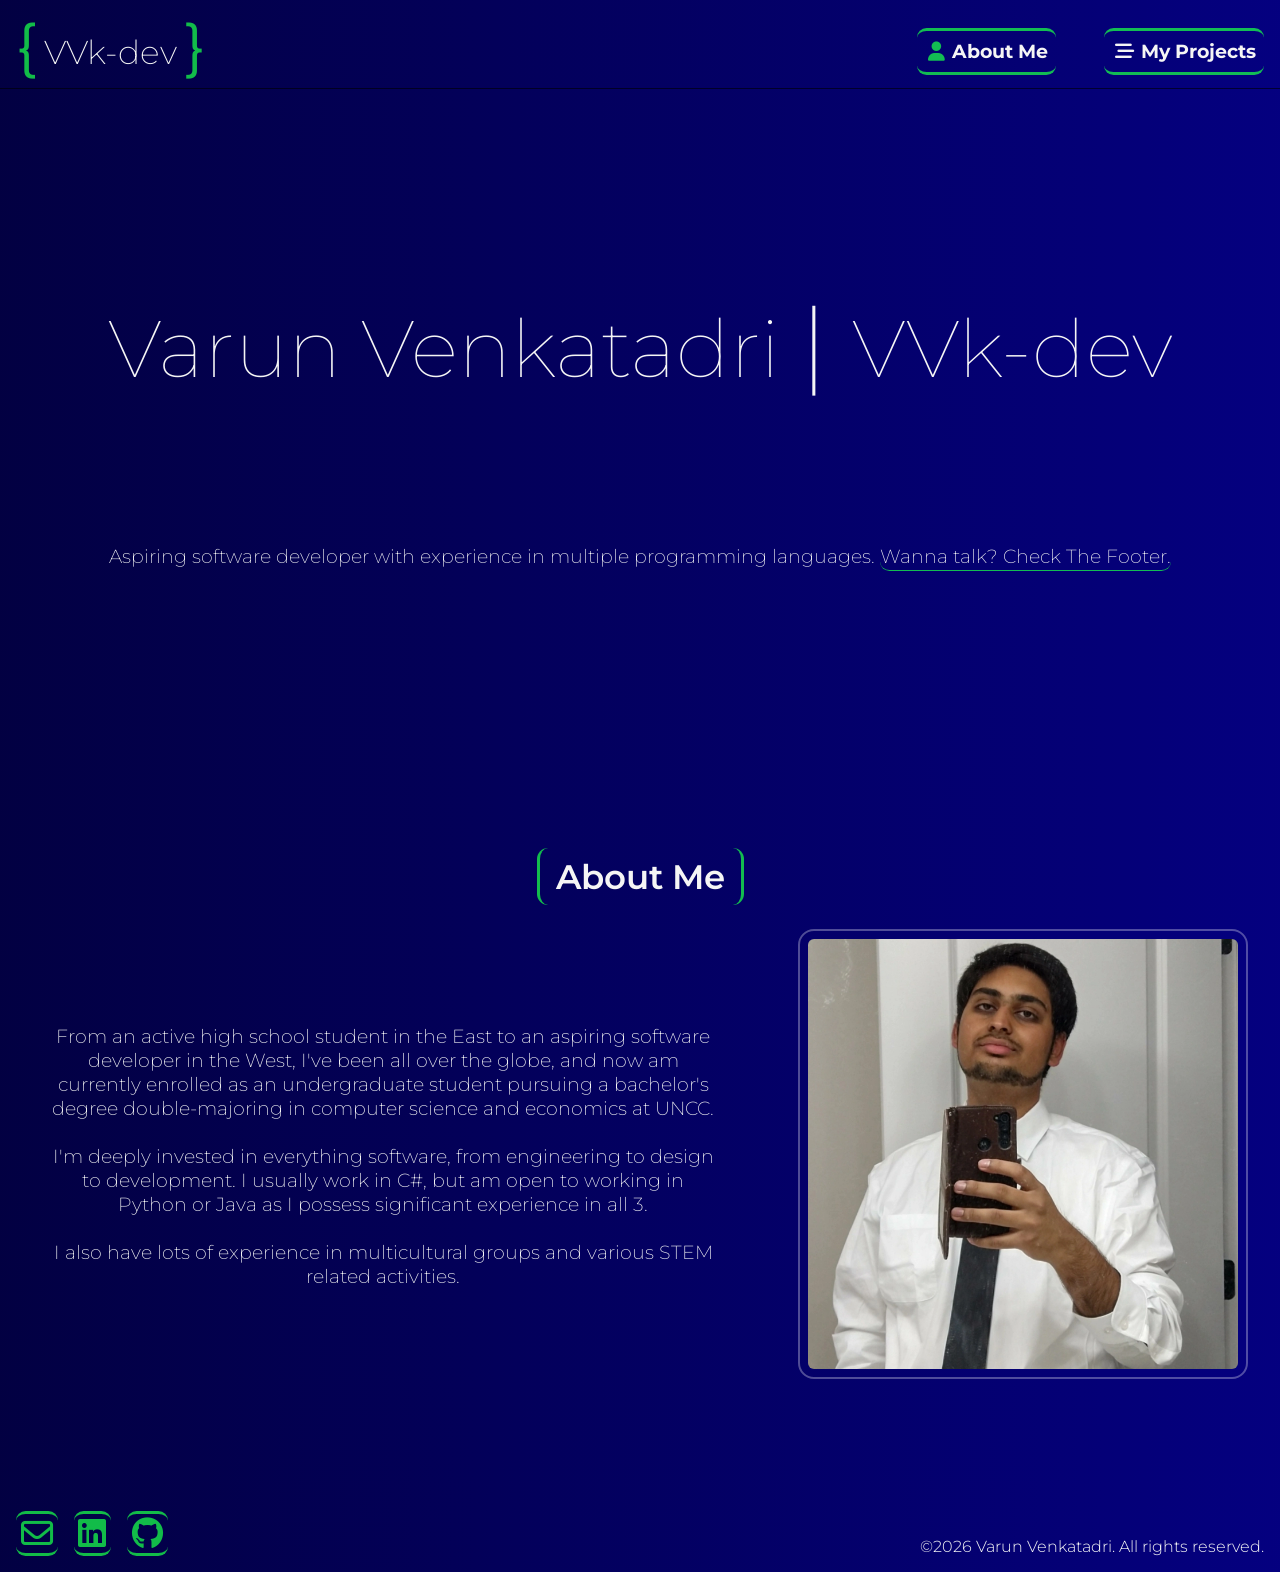
<file: index.html>
<!DOCTYPE html>
<html lang="en-US">
<head>
    
    <meta charset="UTF-8">

    <meta name="viewport" content="width=device-width, initial-scale=1.0">
    
    <meta name="author" content="VVk-dev">

    <title>Varun Venk</title>

    <meta name="description" content="Varun Venk AKA Varun Venkatadri AKA VVk-dev's porfolio.">    

    <meta name="keywords" content="portfolio, projects">

    <link rel="icon" type="image/x-icon" href="Images/Logo_NEW-removebg-preview.png">

    <meta name="referrer" content="no-referrer">

    <link rel="preconnect" href="https://fonts.googleapis.com">
    <link rel="preconnect" href="https://fonts.gstatic.com" crossorigin>
    <link href="https://fonts.googleapis.com/css2?family=Montserrat:ital,wght@0,100..900;1,100..900&family=Open+Sans:ital,wght@0,300..800;1,300..800&family=Oswald:wght@200..700&display=swap" rel="stylesheet">

    <link rel="stylesheet" href="https://cdnjs.cloudflare.com/ajax/libs/font-awesome/6.2.1/css/all.min.css">
    <link rel="stylesheet" href="CSS/common.css">
    <link rel="stylesheet" href="CSS/index.css">

</head>
<body>
    
    <header>

        <div class="body-header-nameplate text-no-wrap">

            <!-- Nameplate -->

            <h1>{</h1> <h1>VVk-dev</h1> <h1>}</h1>

        </div>

        <!-- Navigation bar -->

        <ul class="body-header-nav-bar text-no-wrap">

            <li>

                <a href="index.html" class="nav-bar-link text-third-party-font"> <!-- about page -->

                    <div class="nav-bar-button">

                        <i id="about-logo" class="fa-solid fa-user"></i>
                        <span> <b> About Me </b> </span>

                    </div>

                </a>

            </li>

            <li>

                <a href="projects.html" class="nav-bar-link text-third-party-font"> <!-- projects page -->

                    <div class="nav-bar-button">

                        <i id="projects-logo" class="fa-solid fa-bars-staggered"></i>
                        <span> <b> My Projects </b> </span>

                    </div>

                </a>

            </li>

        </ul>

    </header>

    <main>

        <article class="hero">
            
            <h1 class="hero-title text-third-party-font">Varun Venkatadri <span class="hero-title-pipe">| </span> <span class="text-no-wrap"> VVk-dev</span></h1>

            <h3 class="hero-summary">Aspiring software developer with experience in multiple programming languages. <a href="#left-footer"> Wanna talk? Check The Footer.</a></h3>

        </article>

        <article class="about">

            <header class="about-header"><span>About Me</span></header>

            <section class="about-content">

                <section class="about-description">

                    <p> From an active high school student in the East to an aspiring software developer in the West,
                    I've been all over the globe, and now am currently enrolled as an undergraduate student pursuing a bachelor's degree double-majoring in computer science and economics at UNCC.</p>
                    <br>
                    <p> I'm deeply invested in everything software, from engineering to design to development. I usually work in C#, but am open to working in Python or Java as I possess significant experience in all 3.</p>
                    <br>
                    <p> I also have lots of experience in multicultural groups and various STEM related activities.</p>

                </section>

                <section class="about-image">

                    <img src="Images/Profile-Picture.webp" alt="Temp1">

                </section>

            </section>

        </article>
        
    </main>

    <footer>

        <div id="left-footer" class="left-footer">

            <ul class="contacts-list">

                <li class="contact-item">

                    <!-- Work Email -->
                    <a href="mailto:varunvenkwrk@gmail.com" title="My work email"> 
                        <i class="fa-regular fa-envelope fa-2x"></i> 
                    </a> 

                </li>

                <li class="contact-item">

                    <!-- Linkedin -->
                    <a href="https://linkedin.com/in/vvk-dev" title="My Linkedin"> 
                        <i class="fa-brands fa-linkedin fa-2x"></i> 
                    </a> 

                </li>

                <li class="contact-item">

                    <!-- Github -->
                    <a href="https://github.com/VVK-dev" title="My Github"> 
                        <i class="fa-brands fa-github fa-2x"></i> 
                    </a> 

                </li>

            </ul>

        </div>

        <div class="right-footer">

            <span>&copy;2026 Varun Venkatadri. All rights reserved.</span>

        </div>

    </footer>

</body>
</html>
</file>
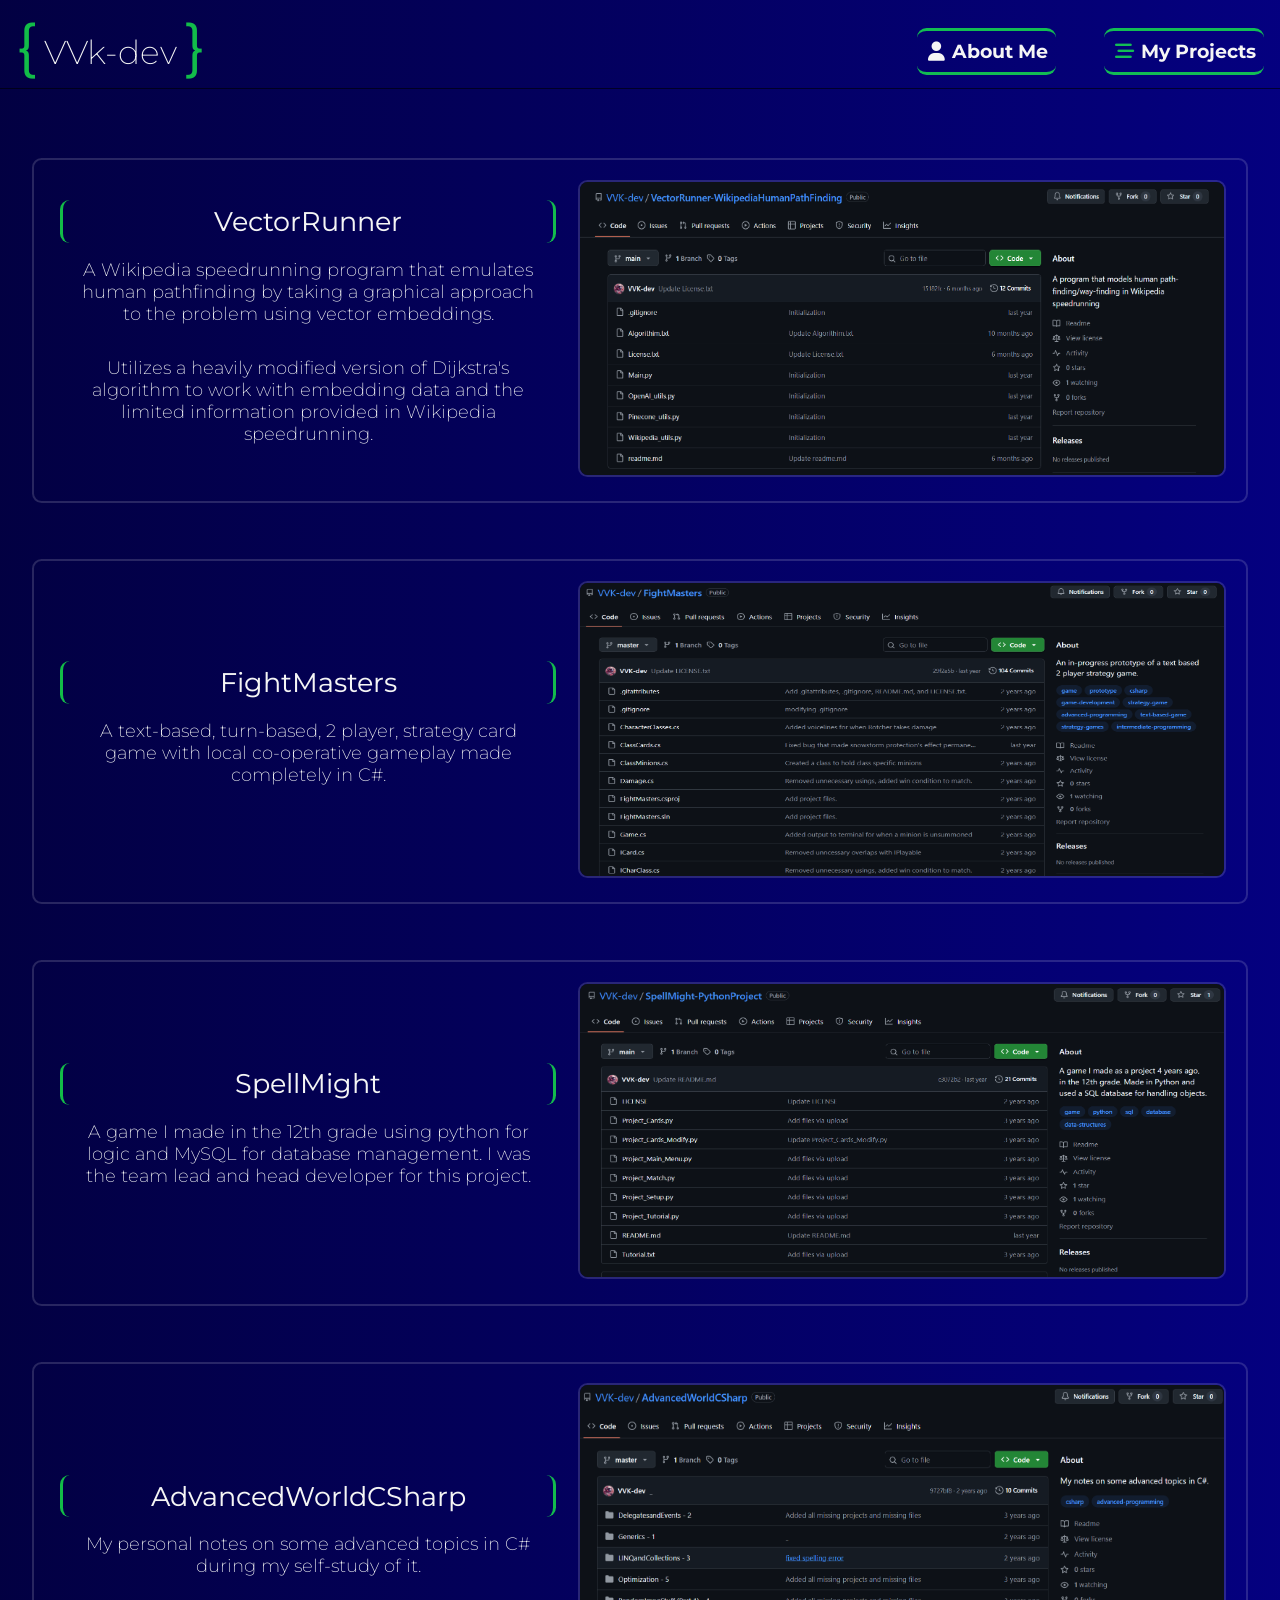
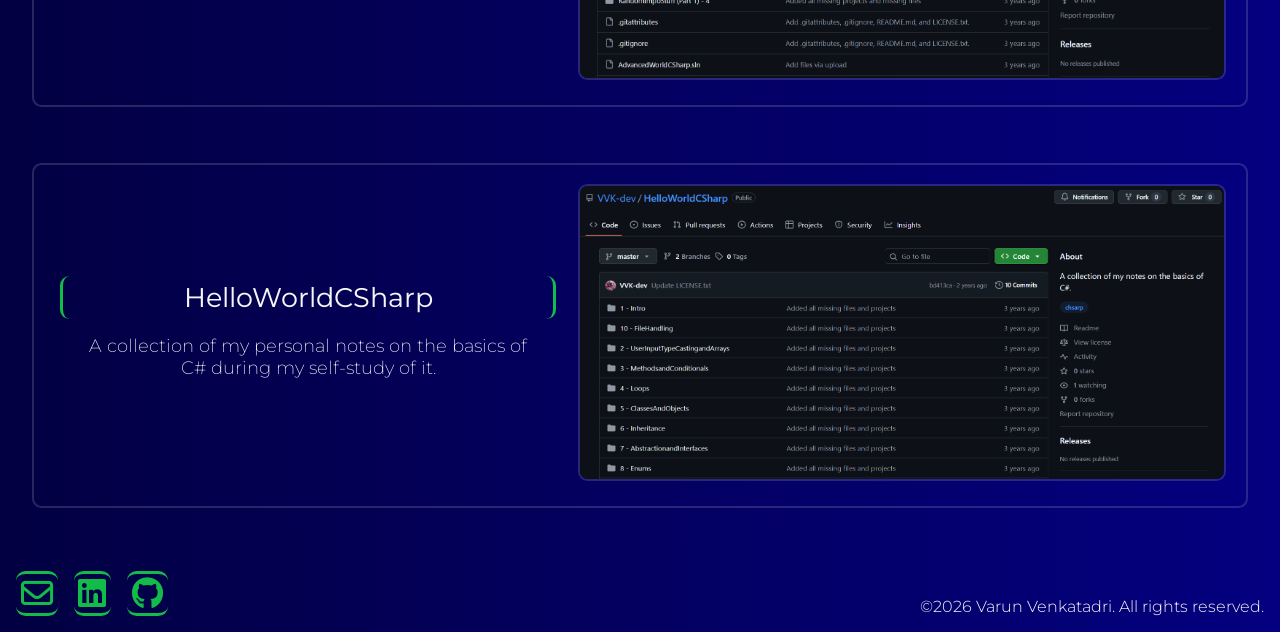
<file: projects.html>
<!DOCTYPE html>
<html lang="en-US">
<head>
    
    <meta charset="UTF-8">

    <meta name="viewport" content="width=device-width, initial-scale=1.0">
    
    <meta name="author" content="VVk-dev">

    <title>Varun Venk - Projects</title>

    <meta name="description" content="Varun Venk AKA Varun Venkatadri AKA VVk-dev's porfolio.">    

    <meta name="keywords" content="portfolio, projects">

    <link rel="icon" type="image/x-icon" href="Images/Logo_NEW-removebg-preview.png">

    <meta name="referrer" content="no-referrer">

    <link rel="preconnect" href="https://fonts.googleapis.com">
    <link rel="preconnect" href="https://fonts.gstatic.com" crossorigin>
    <link href="https://fonts.googleapis.com/css2?family=Montserrat:ital,wght@0,100..900;1,100..900&family=Open+Sans:ital,wght@0,300..800;1,300..800&family=Oswald:wght@200..700&display=swap" rel="stylesheet">

    <link rel="stylesheet" href="https://cdnjs.cloudflare.com/ajax/libs/font-awesome/6.2.1/css/all.min.css">
    <link rel="stylesheet" href="CSS/common.css">
    <link rel="stylesheet" href="CSS/projects.css">

</head>
<body>
    
    <header>

        <div class="body-header-nameplate text-no-wrap">

            <!-- Nameplate -->

            <h1>{</h1> <h1>VVk-dev</h1> <h1>}</h1>

        </div>

        <!-- Navigation bar -->

        <ul class="body-header-nav-bar text-no-wrap">

            <li>

                <a href="index.html" class="nav-bar-link text-third-party-font"> <!-- about page -->

                    <div class="nav-bar-button">

                        <i id="about-logo" class="fa-solid fa-user"></i>
                        <span> <b> About Me </b> </span>

                    </div>

                </a>

            </li>

            <li>

                <a href="projects.html" class="nav-bar-link text-third-party-font"> <!-- about page -->

                    <div class="nav-bar-button">

                        <i id="projects-logo" class="fa-solid fa-bars-staggered"></i>
                        <span> <b> My Projects </b> </span>

                    </div>

                </a>

            </li>

        </ul>

    </header>

    <main>

        <article class="project">

            <a href="https://github.com/VVK-dev/VectorRunner-WikipediaHumanPathFinding">
            
                <section class="content-description">

                    <header><h2>VectorRunner</h2></header>

                    <p>A Wikipedia speedrunning program that emulates human pathfinding by taking a graphical approach to the problem using vector embeddings.</p>

                    <p>Utilizes a heavily modified version of Dijkstra's algorithm to work with embedding data and the limited information provided in Wikipedia speedrunning.</p>
                    
                </section>

                <section class="content-image">

                    <img src="Images/VectorRunner.png" alt="VectorRunner Github Image">

                </section>

            </a>

        </article>

        <article class="project">

            <a href="https://github.com/VVK-dev/FightMasters">

                <section class="content-description"> <!-- left side -->

                    <header><h2>FightMasters</h2></header>

                    <p> A text-based, turn-based, 2 player, strategy card game with local co-operative gameplay made completely in C#. </p>

                </section>

                <section class="content-image"> <!-- right side -->

                    <img src="Images/FightMasters.png" alt="FightMasters Github Image">

                </section>

            </a>

        </article>

        <article class="project">

            <a href="https://github.com/VVK-dev/SpellMight-PythonProject">
                
                <section class="content-description"> <!-- left side -->

                    <header><h2>SpellMight</h2></header>

                    <p>A game I made in the 12th grade using python for logic and MySQL for database management. I was the team lead and head developer for this project.</p>

                </section>

                <section class="content-image"> <!-- right side -->

                    <img src="Images/SpellMight.png" alt="SpellMight Github Image">

                </section>

            </a>

        </article>

        <article class="project">

            <a href="https://github.com/VVK-dev/AdvancedWorldCSharp">
                
                <section class="content-description"> <!-- left side -->

                    <header><h2>AdvancedWorldCSharp</h2></header>

                    <p>My personal notes on some advanced topics in C&#35; during my self-study of it.</p>

                </section>

                <section class="content-image"> <!-- right side -->

                    <img src="Images/AdvancedWorldCSharp.png" alt="AdvancedWorldCSharp Github Image">

                </section>

            </a>

        </article>

        <article class="project">

            <a href="https://github.com/VVK-dev/HelloWorldCSharp">
                
                <section class="content-description"> <!-- left side -->

                    <header><h2>HelloWorldCSharp</h2></header>

                    <p>A collection of my personal notes on the basics of C&#35; during my self-study of it.</p>

                </section>

                <section class="content-image"> <!-- right side -->

                    <img src="Images/HelloWorldCSharp.png" alt="HelloWorldCSharp Github Image">

                </section>

            </a>

        </article>

    </main>

    <footer>

        <div class="left-footer">

            <ul class="contacts-list">

                <li class="contact-item">

                    <!-- Work Email -->
                    <a href="mailto:varunvenkwrk@gmail.com" title="My work email"> 
                        <i class="fa-regular fa-envelope fa-2x"></i> 
                    </a> 

                </li>

                <li class="contact-item">

                    <!-- Linkedin -->
                    <a href="https://linkedin.com/in/vvk-dev" title="My Linkedin"> 
                        <i class="fa-brands fa-linkedin fa-2x"></i> 
                    </a> 

                </li>

                <li class="contact-item">

                    <!-- Github -->
                    <a href="https://github.com/VVK-dev" title="My Github"> 
                        <i class="fa-brands fa-github fa-2x"></i> 
                    </a> 

                </li>

            </ul>

        </div>

        <div class="right-footer">

            <span>&copy;2026 Varun Venkatadri. All rights reserved.</span>

        </div>

    </footer>

</body>
</html>
</file>
<file: CSS/common.css>
/* > > COMMON FORMATTING FOR ALL PAGES < < */

/* MOBILE LAYOUT */

* {
    margin: 0;
    padding: 0;
    box-sizing: border-box;
}

:root{

    --clrprimary: hsl(242, 100%, 13%);
    --clrsecondary: hsl(236, 74%, 61%);
    --clraccent: hsla(133, 97%, 54%, 0.749);
    --clrneutral: whitesmoke;
    --clrneutral30: rgba(255, 255, 255, 0.3);

}

html { 
    
    height: 100%;  
    margin: 0px; 
    padding: 0px; 
}

body {

    display: grid;        
    grid-template-rows: 1fr auto;
    justify-self: center;
    font-family: 'Montserrat', 'Open Sans', sans-serif;
    font-weight: 210;

    height: 100%;
    /* min-height: 100vh; */
    width: 100%;

    background: linear-gradient(90deg, var(--clrprimary), hsl(242, 100%, 25%));
    /* background-repeat: repeat; */

    color: var(--clrneutral);
    
    text-align: center;

}

.text-third-party-font{

    font-family: 'Montserrat', 'Open Sans', sans-serif;
    font-weight: 200;

}

.text-no-wrap {

    white-space: nowrap;
    overflow: hidden;

}

/* Header */

body > header {

    display: flex;
    justify-content: space-between;
    align-items: center;

    position: fixed;
    top: 0px;
    left: 0px;
    width: 100%;
    z-index: 999;
    box-shadow: 0 1px rgba(0, 0, 0, 0.6);

    padding-top: 15px;
    padding-left: 1rem;
    padding-right: 1rem;

    background: linear-gradient(90deg, var(--clrprimary), hsl(242, 100%, 25%));
    background-repeat: no-repeat;

}

.body-header-nameplate {
    
    display: flex;
    align-items: center;

    position: relative;
    bottom: 6px;

}

.body-header-nameplate > h1 {

    padding-right: 0.5rem;

}

.body-header-nameplate h1:nth-of-type(1), .body-header-nameplate h1:nth-of-type(3) {

    font-size: 60px;
    font-weight: 420;
    color: var(--clraccent);

}

.body-header-nameplate h1:nth-of-type(2) {

    font-size: 33px;
    font-weight: 200;
    color: var(--clrneutral);
    position: relative;
    top: 6px;

}

.body-header-nav-bar {

    list-style-type: none;
    display: flex;
    gap: 3rem;

}

.body-header-nav-bar .nav-bar-link {

    text-decoration: none;

}

.body-header-nav-bar .nav-bar-button {

    padding: 0.5rem;
      
    border-width: 0.2rem 0rem;
    border-radius: 0.6rem;
    border-color: var(--clraccent);
    border-style: solid;

    font-size: 1.2rem;
    color: var(--clrneutral);

}

.body-header-nav-bar .nav-bar-button:hover {

    border-color: var(--clrneutral);

}

.body-header-nav-bar .nav-bar-button .fa-solid {

    padding: 0.15rem;

} 

.body-header-nav-bar .nav-bar-button a{

    color: var(--clrneutral);
    text-decoration: none;

}

/* Footer */

footer {

    display: flex;
    flex-direction: column;

    padding: 1rem;
    
    justify-content: space-between;
    align-items: center;

    background: linear-gradient(90deg, var(--clrprimary), hsl(242, 100%, 25%));
    background-repeat: no-repeat;

}

.left-footer > .contacts-list {

    display: flex;
    list-style-type: none;
    gap: 0.6rem;
    margin: 1rem 0rem .15rem 0rem;

}

.left-footer > .contacts-list > .contact-item i.fa-brands, 
.left-footer > .contacts-list > .contact-item i.fa-regular {

    padding: 0.3rem;

    color: var(--clraccent);

}

.left-footer > .contacts-list > .contact-item a{

    background-color: transparent;   
    border-width: 0.2rem 0rem;
    border-radius: 0.6rem;
    border-color: var(--clraccent);
    border-style: solid;

    padding-top: 1rem;
    padding-bottom: 0.25rem;

}

.left-footer > .contacts-list > .contact-item a:visited{

    border-color: var(--clrneutral30);    

}

.left-footer > .contacts-list > .contact-item a:hover{

    border-color: var(--clrneutral);
 
}

.right-footer {

    margin-top: 0.6rem;
    font-weight: 300;
    align-self: flex-end;

}

/* PC LAYOUT */

@media screen and (min-width: 900px) {

    /* Footer */

    footer {

        flex-direction: row;
        justify-content: space-between;

    }

    .left-footer > .contacts-list {

        gap: 1rem;

    }

}
</file>
<file: CSS/index.css>
/* > > SPECIFIC FORMATTING FOR INDEX PAGE < < */

:root{

    --clrprimary: hsl(242, 100%, 13%);
    --clrsecondary: hsl(236, 74%, 61%);
    --clraccent: hsla(133, 97%, 54%, 0.75);
    --clrneutral: whitesmoke;
    --clrneutral15: rgba(255, 255, 255, 0.15);
    --clrneutral30: rgba(255, 255, 255, 0.3);

}

/* MOBILE LAYOUT */

/* Header */

.body-header-nav-bar .nav-bar-link #about-logo {

    color: var(--clraccent); /*to indicate current page*/

}

/* Main */

main {

    margin-top: 12vh;

    display: flex;
    flex-direction: column;

    justify-items: center;
    align-items: center;

    padding: 1rem;

    gap: 1rem;

}

/* Main - Hero */

.hero{
    
    margin-top: 7rem;
    margin-bottom: 7rem;
    margin-left: 1rem;
    margin-right: 1rem;

}

.hero-title{

    font-size: 5rem;
    font-weight: 1;
    margin: 3rem;

}

.hero-title-pipe{

    font-size: 6rem;
    font-weight: 200;

}

.hero-summary{

    font-weight: 200;

}

.hero-summary a{

    padding-bottom: 0.15rem;

    color: var(--clrneutral);
    text-decoration: none;

    border-width: 0 0 0.1rem 0; 
    border-color: var(--clraccent);
    border-style: solid;
    border-radius: 0.6rem;

}

.hero-summary a:hover{

    border-color: var(--clrneutral);

}

/* Main - About */

.about{

    display: flex;
    flex-direction: column;

    padding: 1rem;
    margin-bottom: 3rem;

    border: 0.15rem var(--clrneutral15) solid;
    border-radius: 0.6rem;

}

.about-header{

    margin-top: 1rem;
    margin-bottom: 3rem;

}

.about-header span{

    padding: 0.5rem 1rem;
    font-size: 2.1rem;
    font-weight: 600;

    border-width: 0rem 0.24rem;
    border-radius: 0.69rem;
    border-color: var(--clraccent);
    border-style: solid;

}

.about-content{

    display: flex;
    flex-direction: column-reverse;

}

.about-description {

    font-size: larger;    
    padding: 1rem;

    max-width: 60ch;

}

.about-image > img {

    padding: 0.5rem;
    border: 0.15rem var(--clrneutral30) solid;
    border-radius: 1rem;

    height: 30vw;
    width: 30vw;

}

/* PC LAYOUT */

@media screen and (min-width: 900px) {
    
    /* Main - Hero */

    .hero-summary{

        margin-top: 9rem;
        margin-bottom: 9rem;

    }

    /* Main - About */  

    .about {

        margin-bottom: 7.2vh;

        border: none;

    }

    .about-header{

        margin-top: 0;
        margin-bottom: 2rem;

    }

    .about-content{

        flex-direction: row;

        justify-content: space-between;
        align-items: center;

        gap: 5vw;

    }

    .about-description {

        padding-left: 1rem;
        order: 1;

    }

    .about-image {

        order: 2;

    }

    .about-image > img {

        height: 50vh;
        width: 50vh;

    }

    /* Main - Contact */

    .contact{

        margin-bottom: 3rem;
    }

}
</file>
<file: CSS/projects.css>
/* > > SPECIFIC FORMATTING FOR PROJECTS PAGE < < */

:root{

    --clrprimary: hsl(242, 100%, 13%);
    --clrsecondary: hsl(236, 74%, 61%);
    --clraccent: hsla(133, 97%, 54%, 0.75) ;
    --clrneutral: whitesmoke;
    --clrneutral15: rgba(255, 255, 255, 0.15);
}

/* MOBILE LAYOUT */

/* Header */

.body-header-nav-bar .nav-bar-button #projects-logo {

    color: var(--clraccent); /*to indicate current page*/

}

/* Main */

main {

    margin-top: 14vh;

    display: flex;
    flex-direction: column;
    gap: 1.5rem;

    padding: 1rem;
    font-size: large;

}

.project {

    border: 0.15rem var(--clrneutral15) solid;
    border-radius: 0.6rem;

    margin: 1rem;

}

.project a{

    padding: 0.5rem;
    border: 0.15rem solid transparent;
    border-radius: 0.6rem;

    text-decoration: none;
    color: var(--clrneutral);
    
    display: flex;
    flex-direction: column-reverse;
    gap: 0.8rem;

    align-items: center;

}

.project a:visited {

    border-color: var(--clraccent); /*TODO: WHY WONT THIS WORRRKKK*/
    
}

.project a:active {

    border-color: var(--clraccent);
    text-decoration: none;
    color: var(--clraccent);
    
}

.content-description {

    justify-items: center;

}

.content-description > p {

    padding: 1rem;

}

.content-description > header {

    border-width: 0rem 0.2rem;
    border-radius: 0.6rem;
    border-color: var(--clraccent);
    border-style: solid;    

    padding: 0.3rem 1rem;

}

.content-description > header > h2{

    font-weight: 420;

}

.content-image img {

    height: 33vh;
    width: 72vh;

    margin: 0.6rem;

    border: 0.15rem var(--clrneutral15) solid;
    border-radius: 0.6rem;
}

/* PC LAYOUT */

@media screen and (min-width: 900px) {
    
    /* Main */

    .project a{

        flex-direction: row;
        justify-content: space-between;

    }

    /* hover effect only on large screens - makes text difficult to read on small screens */
    .project:hover{

        background-color: var(--clrneutral15);

    }

    .content-description {

        padding-left: 1rem;

    }

}
</file>
